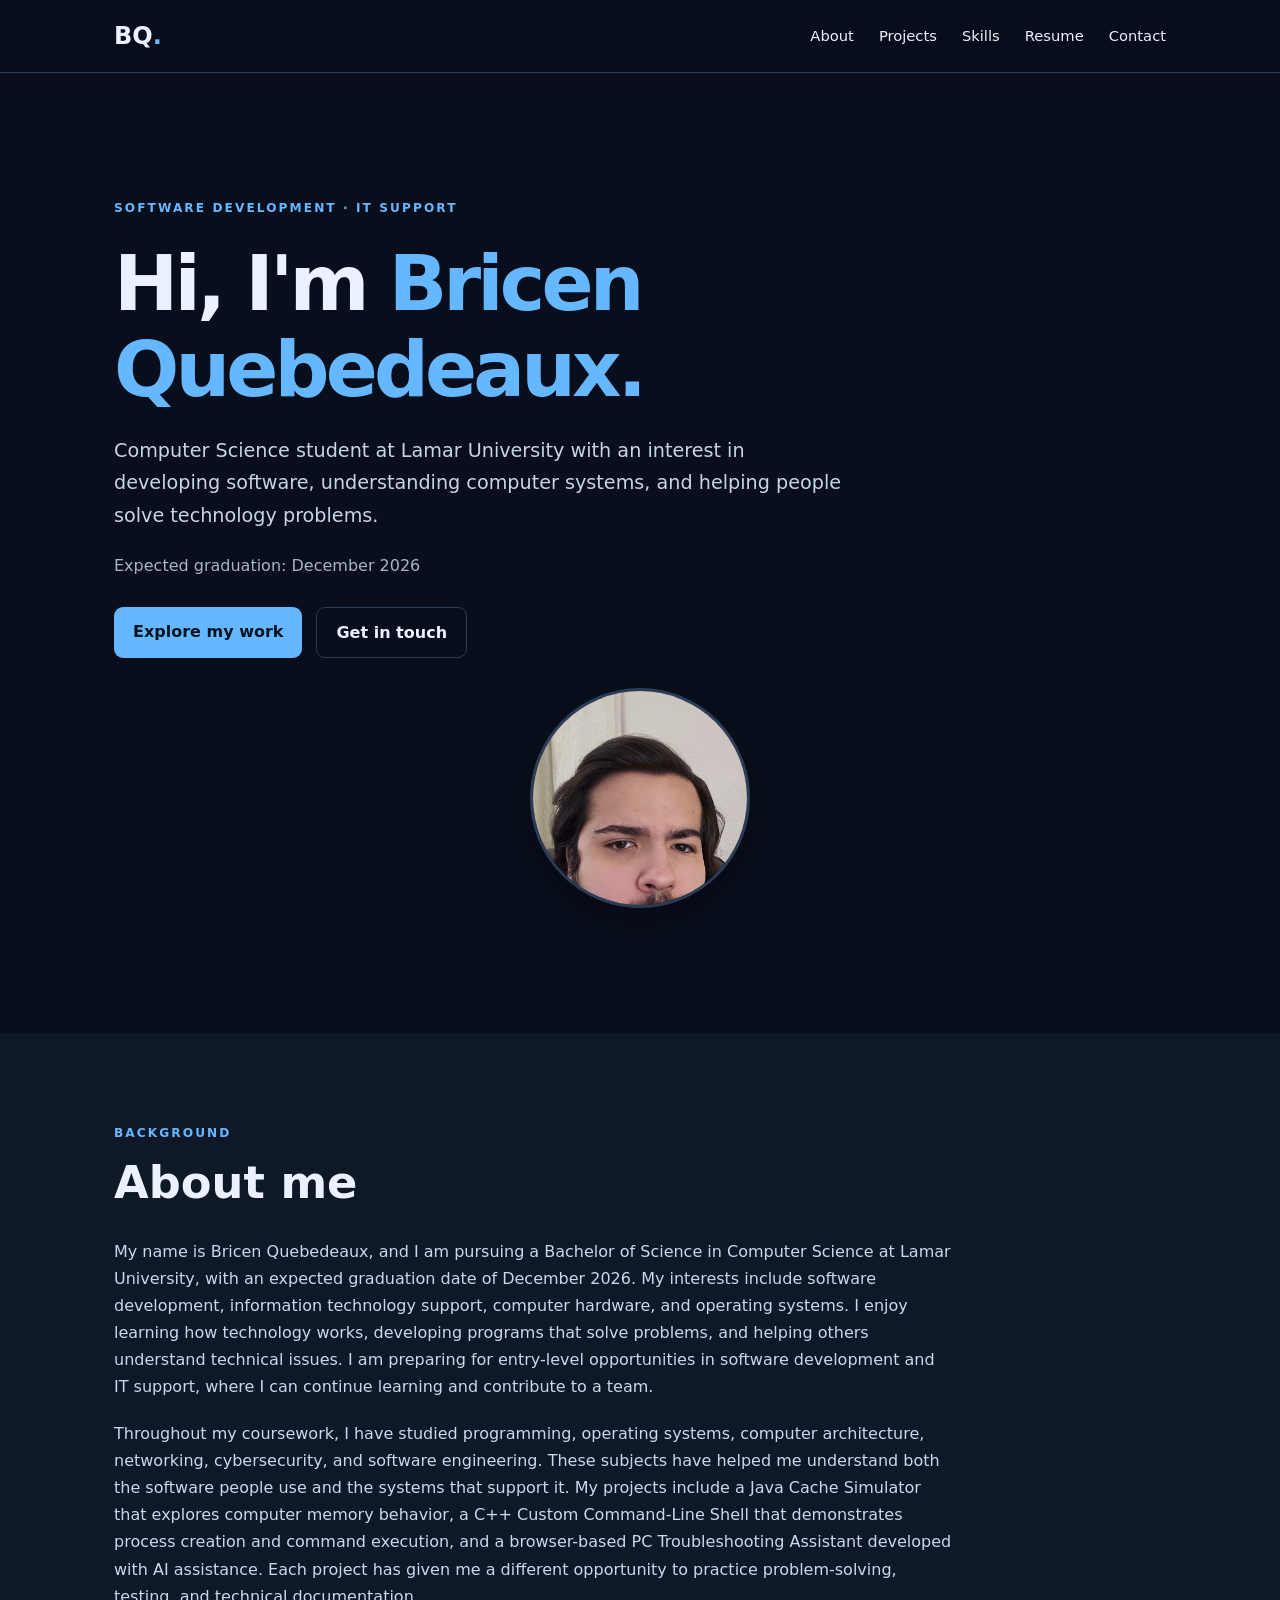
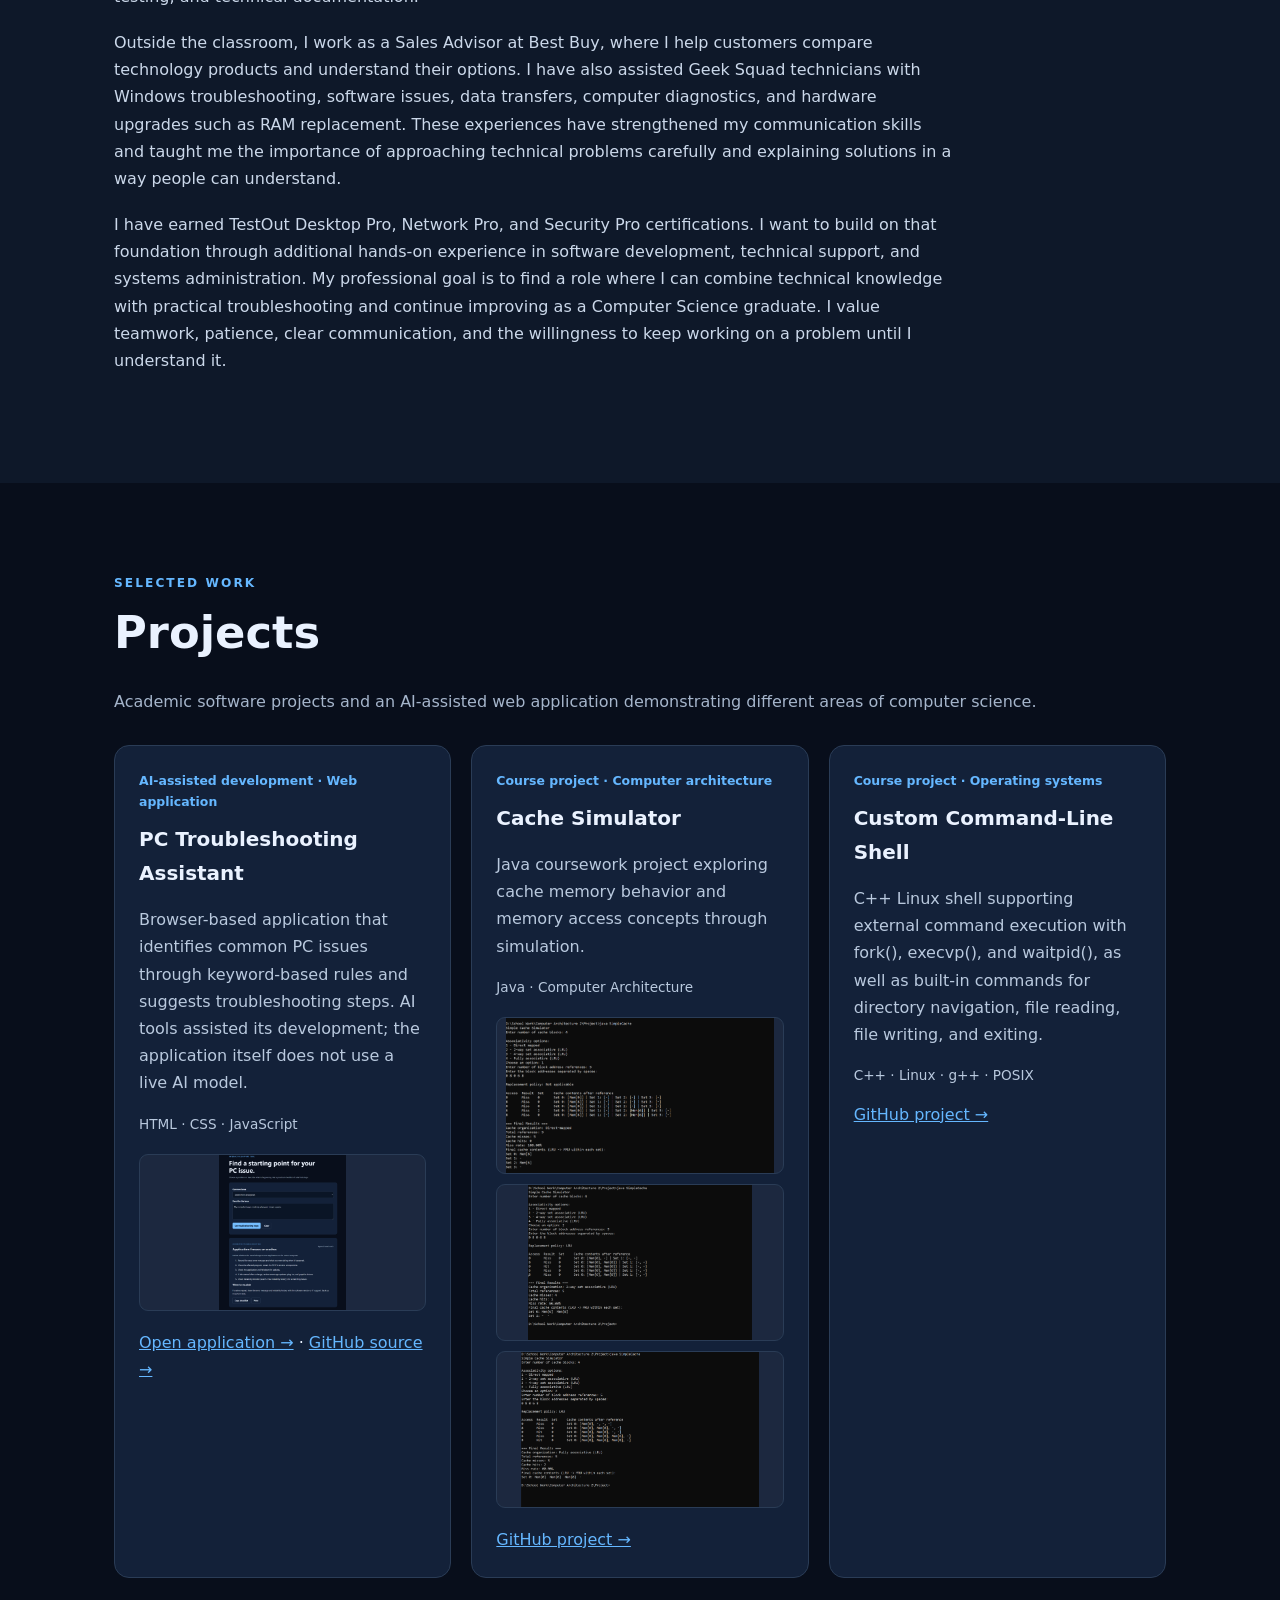
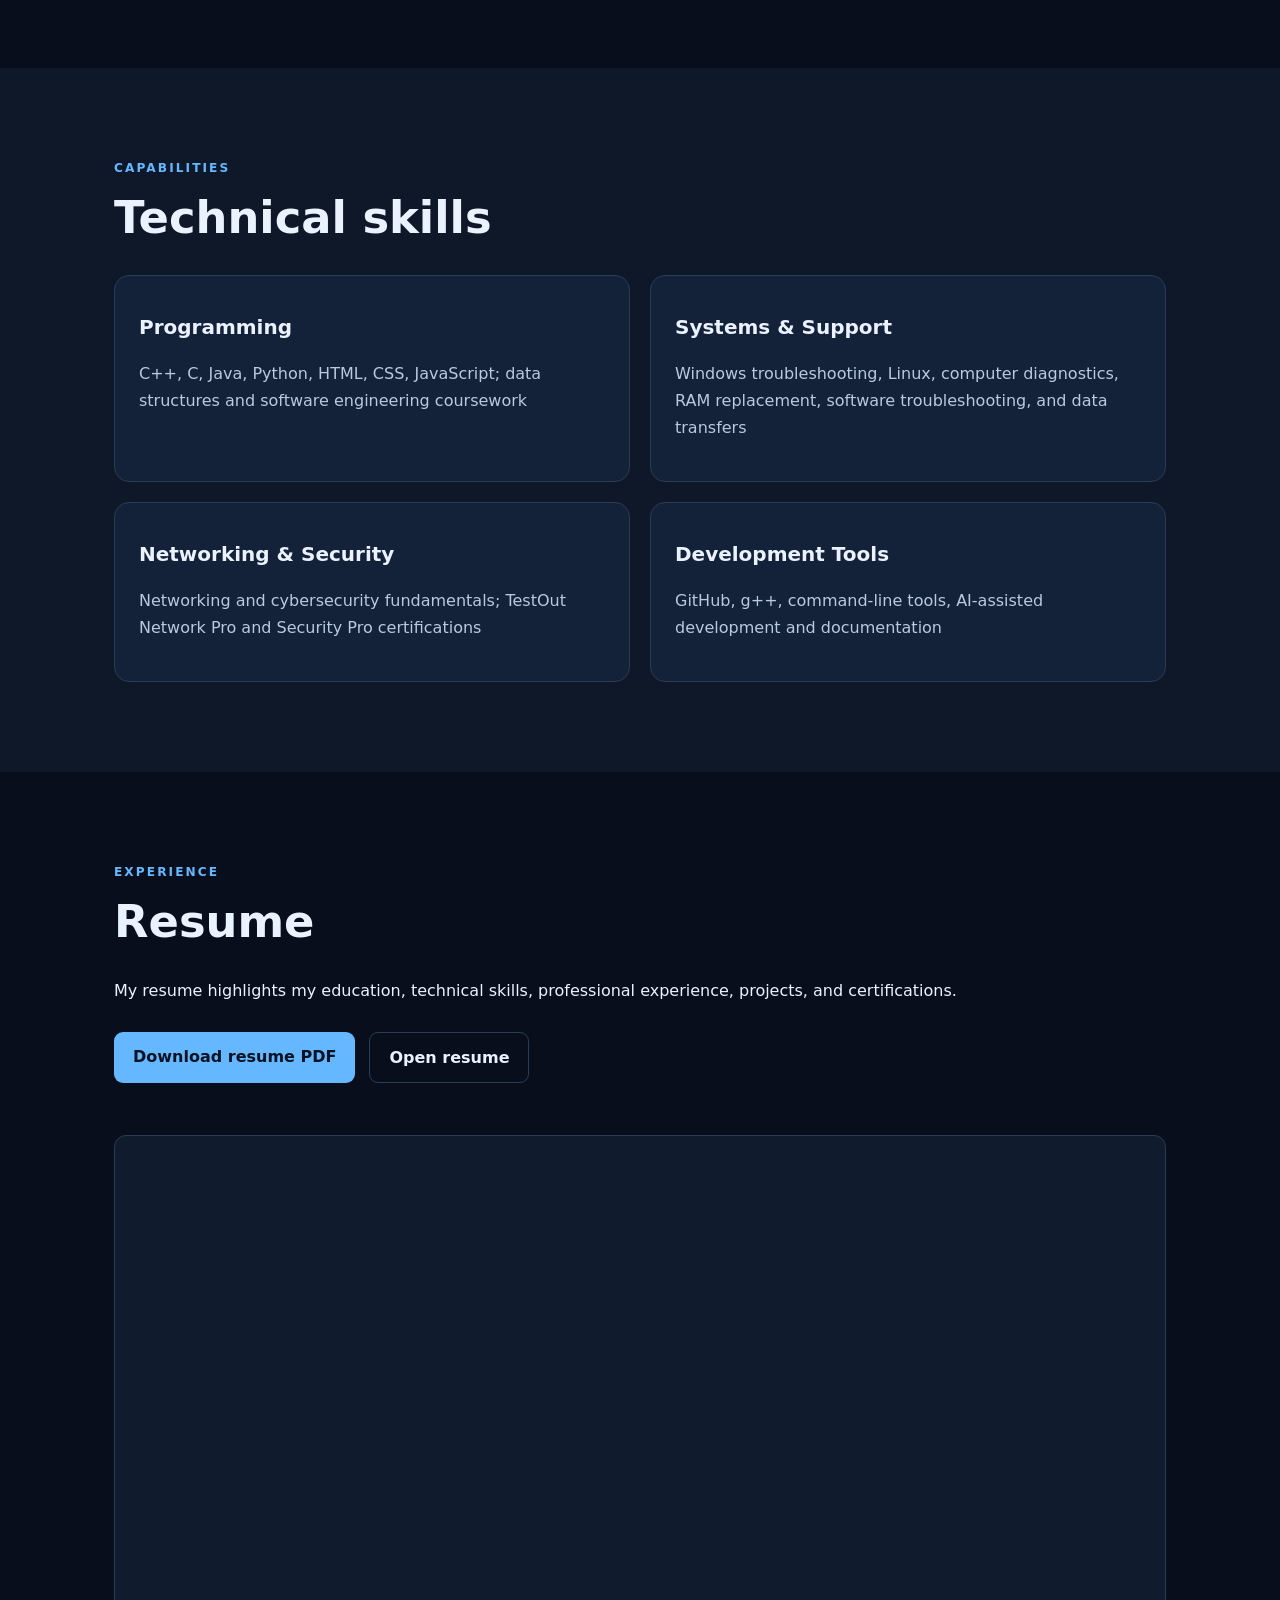
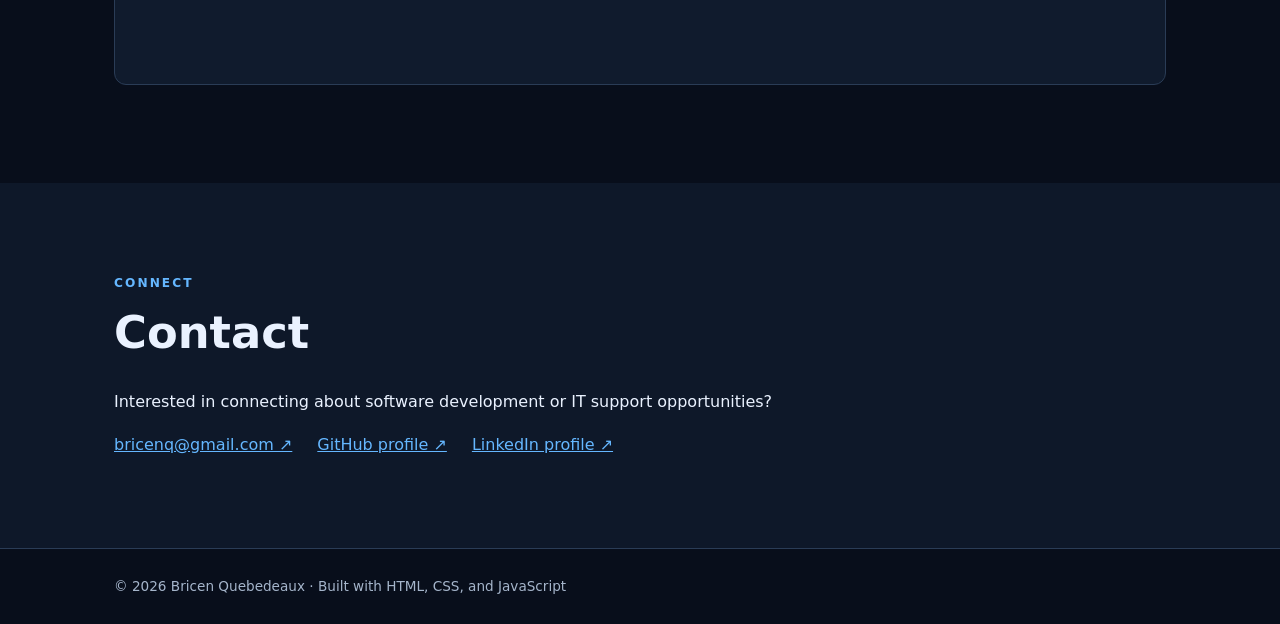
<file: index.html>
<!DOCTYPE html>
<!DOCTYPE html>

<html lang="en">
<head>
<meta charset="utf-8"/>
<meta content="width=device-width, initial-scale=1" name="viewport"/>
<meta content="Bricen Quebedeaux — Computer Science, software development, and IT support portfolio." name="description"/>
<title>Bricen Quebedeaux | Portfolio</title>
<link href="style.css" rel="stylesheet"/>
</head>
<body>
<header class="header">
<nav aria-label="Main navigation" class="nav container">
<a class="brand" href="#home">BQ<span>.</span></a>
<button aria-expanded="false" aria-label="Toggle navigation" class="menu">☰</button>
<div class="navlinks">
<a href="#about">About</a><a href="#projects">Projects</a><a href="#skills">Skills</a><a href="#resume">Resume</a><a href="#contact">Contact</a>
</div>
</nav>
</header>
<main>
<section class="hero container" id="home">
<div class="eyebrow">SOFTWARE DEVELOPMENT · IT SUPPORT</div>
<h1>Hi, I'm <span>Bricen Quebedeaux.</span></h1>
<p class="lead">Computer Science student at Lamar University with an interest in developing software, understanding computer systems, and helping people solve technology problems.</p>
<p class="muted">Expected graduation: December 2026</p>
<div class="actions"><a class="button" href="#projects">Explore my work</a><a class="button outline" href="#contact">Get in touch</a></div>
<img alt="Portrait of Bricen Quebedeaux" class="profile-photo" height="220" loading="eager" src="assets/profile.jpg" width="220"/>
</section>
<section class="section alt" id="about"><div class="container">
<div class="eyebrow">BACKGROUND</div><h2>About me</h2>
<div class="about">
<p>My name is Bricen Quebedeaux, and I am pursuing a Bachelor of Science in Computer Science at Lamar University, with an expected graduation date of December 2026. My interests include software development, information technology support, computer hardware, and operating systems. I enjoy learning how technology works, developing programs that solve problems, and helping others understand technical issues. I am preparing for entry-level opportunities in software development and IT support, where I can continue learning and contribute to a team.</p>
<p>Throughout my coursework, I have studied programming, operating systems, computer architecture, networking, cybersecurity, and software engineering. These subjects have helped me understand both the software people use and the systems that support it. My projects include a Java Cache Simulator that explores computer memory behavior, a C++ Custom Command-Line Shell that demonstrates process creation and command execution, and a browser-based PC Troubleshooting Assistant developed with AI assistance. Each project has given me a different opportunity to practice problem-solving, testing, and technical documentation.</p>
<p>Outside the classroom, I work as a Sales Advisor at Best Buy, where I help customers compare technology products and understand their options. I have also assisted Geek Squad technicians with Windows troubleshooting, software issues, data transfers, computer diagnostics, and hardware upgrades such as RAM replacement. These experiences have strengthened my communication skills and taught me the importance of approaching technical problems carefully and explaining solutions in a way people can understand.</p>
<p>I have earned TestOut Desktop Pro, Network Pro, and Security Pro certifications. I want to build on that foundation through additional hands-on experience in software development, technical support, and systems administration. My professional goal is to find a role where I can combine technical knowledge with practical troubleshooting and continue improving as a Computer Science graduate. I value teamwork, patience, clear communication, and the willingness to keep working on a problem until I understand it.</p>
</div>
</div></section>
<section class="section" id="projects"><div class="container">
<div class="eyebrow">SELECTED WORK</div><h2>Projects</h2>
<p class="muted">Academic software projects and an AI-assisted web application demonstrating different areas of computer science.</p>
<div class="cards">
<article class="card">
<div class="tag">AI-assisted development · Web application</div>
<h3>PC Troubleshooting Assistant</h3>
<p>Browser-based application that identifies common PC issues through keyword-based rules and suggests troubleshooting steps. AI tools assisted its development; the application itself does not use a live AI model.</p>
<p class="tech">HTML · CSS · JavaScript</p><div class="project-gallery"><a aria-label="View full-size PC Troubleshooting Assistant application screenshot" href="screenshots/troubleshootingSS.PNG" rel="noopener noreferrer" target="_blank"><img alt="PC Troubleshooting Assistant application screenshot" class="project-screenshot" loading="lazy" src="screenshots/troubleshootingSS.PNG"/></a></div>

<a href="projects/pc-troubleshooting-assistant/">Open application →</a> · <a href="https://github.com/bricenq-art/github-portfolio/tree/main/projects/pc-troubleshooting-assistant" rel="noopener noreferrer" target="_blank">GitHub source →</a>
</article>
<article class="card">
<div class="tag">Course project · Computer architecture</div>
<h3>Cache Simulator</h3>
<p>Java coursework project exploring cache memory behavior and memory access concepts through simulation.</p>
<p class="tech">Java · Computer Architecture</p><div class="project-gallery"><a aria-label="View full-size Cache simulator direct-mapped cache screenshot" href="screenshots/DirectMapped.PNG" rel="noopener noreferrer" target="_blank"><img alt="Cache simulator direct-mapped cache screenshot" class="project-screenshot" loading="lazy" src="screenshots/DirectMapped.PNG"/></a><a aria-label="View full-size Cache simulator two-way associative cache screenshot" href="screenshots/2Way.PNG" rel="noopener noreferrer" target="_blank"><img alt="Cache simulator two-way associative cache screenshot" class="project-screenshot" loading="lazy" src="screenshots/2Way.PNG"/></a><a aria-label="View full-size Cache simulator fully associative cache screenshot" href="screenshots/FullyAssociative.PNG" rel="noopener noreferrer" target="_blank"><img alt="Cache simulator fully associative cache screenshot" class="project-screenshot" loading="lazy" src="screenshots/FullyAssociative.PNG"/></a></div>

<a href="https://github.com/bricenq-art/github-portfolio/tree/main/projects/cache-simulator" rel="noopener noreferrer" target="_blank">GitHub project →</a>
</article>
<article class="card">
<div class="tag">Course project · Operating systems</div>
<h3>Custom Command-Line Shell</h3>
<p>C++ Linux shell supporting external command execution with fork(), execvp(), and waitpid(), as well as built-in commands for directory navigation, file reading, file writing, and exiting.</p>
<p class="tech">C++ · Linux · g++ · POSIX</p>

<a href="https://github.com/bricenq-art/github-portfolio/tree/main/projects/custom-shell" rel="noopener noreferrer" target="_blank">GitHub project →</a>
</article>
</div>
</div></section>
<section class="section alt" id="skills"><div class="container">
<div class="eyebrow">CAPABILITIES</div><h2>Technical skills</h2>
<div class="cards skills">
<article class="card"><h3>Programming</h3><p>C++, C, Java, Python, HTML, CSS, JavaScript; data structures and software engineering coursework</p></article>
<article class="card"><h3>Systems &amp; Support</h3><p>Windows troubleshooting, Linux, computer diagnostics, RAM replacement, software troubleshooting, and data transfers</p></article>
<article class="card"><h3>Networking &amp; Security</h3><p>Networking and cybersecurity fundamentals; TestOut Network Pro and Security Pro certifications</p></article>
<article class="card"><h3>Development Tools</h3><p>GitHub, g++, command-line tools, AI-assisted development and documentation</p></article>
</div>
</div></section>
<section class="section" id="resume"><div class="container">
<div class="eyebrow">EXPERIENCE</div><h2>Resume</h2>
<p>My resume highlights my education, technical skills, professional experience, projects, and certifications.</p>
<div class="actions">
<a class="button" download="" href="Bricen_Quebedeaux_Portfolio_Resume.pdf">Download resume PDF</a>
<a class="button outline" href="Bricen_Quebedeaux_Portfolio_Resume.pdf" rel="noopener noreferrer" target="_blank">Open resume</a>
</div>
<iframe class="resume-frame" src="Bricen_Quebedeaux_Portfolio_Resume.pdf" title="Embedded resume preview"></iframe>
</div></section>
<section class="section alt" id="contact"><div class="container">
<div class="eyebrow">CONNECT</div><h2>Contact</h2>
<p>Interested in connecting about software development or IT support opportunities?</p>
<div class="contact-links">
<a href="mailto:bricenq@gmail.com">bricenq@gmail.com ↗</a>
<a href="https://github.com/bricenq-art" rel="noopener noreferrer" target="_blank">GitHub profile ↗</a>
<a href="https://www.linkedin.com/in/bricen-quebedeaux-039b7333b" rel="noopener noreferrer" target="_blank">LinkedIn profile ↗</a>
</div>
</div></section>
</main>
<footer><div class="container">© <span id="year"></span> Bricen Quebedeaux · Built with HTML, CSS, and JavaScript</div></footer>
<script src="script.js"></script>
</body>
</html>
</file>
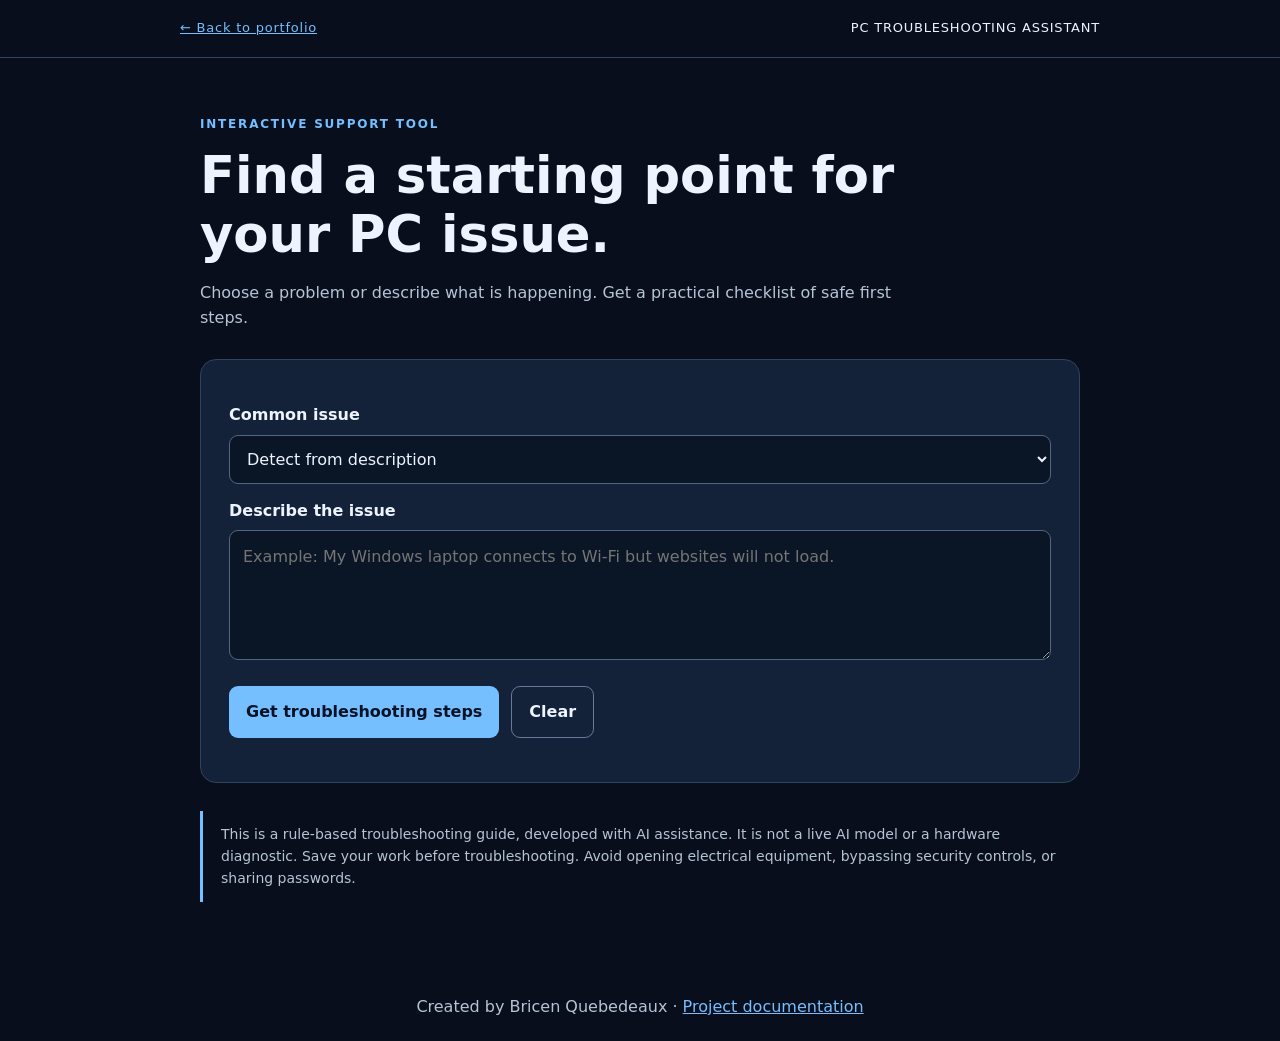
<file: projects/pc-troubleshooting-assistant/index.html>
<!doctype html><html lang="en"><head><meta charset="utf-8"><meta name="viewport" content="width=device-width,initial-scale=1"><title>PC Troubleshooting Assistant | Bricen Quebedeaux</title><link rel="stylesheet" href="app.css"></head><body><header><a href="../../index.html#projects">← Back to portfolio</a><span>PC TROUBLESHOOTING ASSISTANT</span></header><main><div class="intro"><p class="eyebrow">INTERACTIVE SUPPORT TOOL</p><h1>Find a starting point for your PC issue.</h1><p>Choose a problem or describe what is happening. Get a practical checklist of safe first steps.</p></div><section class="panel"><label for="category">Common issue</label><select id="category"><option value="auto">Detect from description</option><option value="network">Internet or Wi-Fi</option><option value="slow">Slow computer</option><option value="crash">App crashes or freezes</option><option value="display">Black screen or display</option><option value="audio">No sound</option><option value="storage">Low storage</option></select><label for="description">Describe the issue</label><textarea id="description" rows="4" maxlength="600" placeholder="Example: My Windows laptop connects to Wi-Fi but websites will not load."></textarea><div class="actions"><button id="analyze">Get troubleshooting steps</button><button id="reset" class="secondary">Clear</button></div><p id="status" role="status" aria-live="polite"></p></section><section id="results" class="panel" hidden aria-live="polite"><div class="resulthead"><div><p class="eyebrow">SUGGESTED TROUBLESHOOTING</p><h2 id="result-title"></h2></div><span id="confidence"></span></div><p id="result-intro"></p><ol id="steps"></ol><h3>When to escalate</h3><p id="escalate"></p><div class="actions"><button id="copy" class="secondary">Copy checklist</button><button id="print" class="secondary">Print</button></div></section><aside class="disclaimer">This is a rule-based troubleshooting guide, developed with AI assistance. It is not a live AI model or a hardware diagnostic. Save your work before troubleshooting. Avoid opening electrical equipment, bypassing security controls, or sharing passwords.</aside></main><footer>Created by Bricen Quebedeaux · <a href="README.md">Project documentation</a></footer><script src="app.js"></script></body></html>
</file>
<file: style.css>
:root{color-scheme:dark;--bg:#080e1b;--alt:#0e1829;--card:#132139;--text:#eaf2ff;--muted:#a5b5cb;--accent:#65b7ff;--border:#2a3c56}*{box-sizing:border-box}html{scroll-behavior:smooth}body{margin:0;font:16px/1.7 system-ui,-apple-system,Segoe UI,sans-serif;background:var(--bg);color:var(--text)}a{color:var(--accent)}.container{max-width:1100px;margin:auto;padding:0 24px}.header{position:sticky;top:0;background:#080e1bf2;border-bottom:1px solid var(--border);z-index:5;backdrop-filter:blur(12px)}.nav{min-height:72px;display:flex;align-items:center;justify-content:space-between}.brand{font-size:1.5rem;font-weight:850;color:var(--text);text-decoration:none}.brand span,h1 span{color:var(--accent)}.navlinks{display:flex;gap:25px}.navlinks a{text-decoration:none;color:var(--text);font-size:.92rem}.navlinks a:hover{color:var(--accent)}.menu{display:none;background:none;border:1px solid var(--border);color:var(--text);border-radius:7px;padding:7px 12px}.hero{padding-top:125px;padding-bottom:125px}.eyebrow{font-size:.76rem;font-weight:750;letter-spacing:.17em;color:var(--accent);text-transform:uppercase}h1{font-size:clamp(2.6rem,6vw,5rem);line-height:1.12;letter-spacing:-.05em;max-width:880px;margin:22px 0}h2{font-size:clamp(2rem,4vw,2.8rem);line-height:1.2;margin:12px 0 28px}h3{font-size:1.25rem;margin:10px 0}.lead{font-size:1.2rem;max-width:730px;color:#c6d5e9}.muted{color:var(--muted)}.small{font-size:.9rem}.actions{display:flex;flex-wrap:wrap;gap:14px;margin:28px 0}.button{display:inline-block;background:var(--accent);color:#071322;padding:11px 19px;border-radius:9px;text-decoration:none;font-weight:750}.button.outline{background:transparent;color:var(--text);border:1px solid var(--border)}.section{padding:90px 0;scroll-margin-top:70px}.alt{background:var(--alt)}.about{max-width:840px;color:#cbd8ea}.about p{margin:0 0 19px}.cards{display:grid;grid-template-columns:repeat(3,minmax(0,1fr));gap:20px;margin-top:30px}.card{background:var(--card);border:1px solid var(--border);border-radius:15px;padding:24px}.card p{color:#b9c9de}.tag{font-size:.78rem;color:var(--accent);font-weight:700}.tech{font-size:.85rem}.placeholder{background:#0b1425;border:1px dashed #45617f;border-radius:8px;text-align:center;padding:35px 12px;margin:20px 0;color:var(--muted);font-size:.9rem}.skills{grid-template-columns:repeat(2,minmax(0,1fr))}.notice{margin-top:25px;border-left:3px solid #d6a455;background:#1e2130;padding:15px 18px;color:#e6d3b2;max-width:750px;font-size:.9rem}.resume-frame{width:100%;height:550px;margin-top:24px;border:1px solid var(--border);border-radius:12px;background:#101b2d}.contact-links{display:flex;flex-wrap:wrap;gap:25px}footer{padding:26px 0;color:var(--muted);border-top:1px solid var(--border);font-size:.85rem}@media(max-width:750px){.menu{display:block}.navlinks{display:none;position:absolute;top:72px;left:0;right:0;padding:18px 24px;background:var(--alt);border-bottom:1px solid var(--border);flex-direction:column}.navlinks.open{display:flex}.cards,.skills{grid-template-columns:1fr}.hero{padding-top:80px;padding-bottom:85px}.section{padding:65px 0}.contact-links{flex-direction:column;gap:12px}}
/* Profile photograph */
.profile-photo {
  display: block;
  width: 220px;
  height: 220px;
  object-fit: cover;
  object-position: center 35%;
  border-radius: 50%;
  margin: 30px auto 0;
  border: 3px solid var(--border);
  box-shadow: 0 12px 30px rgba(0, 0, 0, .25);
}
@media (max-width: 480px) {
  .profile-photo { width: 180px; height: 180px; }
}

/* Project screenshots */
.project-gallery {
  display: grid;
  grid-template-columns: repeat(auto-fit, minmax(min(100%, 155px), 1fr));
  gap: 10px;
  margin: 18px 0;
}
.project-gallery a { display: block; overflow: hidden; border-radius: 9px; border: 1px solid var(--border); }
.project-screenshot { display: block; width: 100%; height: 155px; object-fit: contain; background: rgba(127,127,127,.08); }
.project-gallery a:hover { outline: 2px solid currentColor; outline-offset: 2px; }
</file>
<file: projects/pc-troubleshooting-assistant/app.css>
:root{color-scheme:dark;--bg:#080e1b;--card:#132139;--line:#30445e;--text:#edf4ff;--muted:#b6c4d6;--accent:#75beff}*{box-sizing:border-box}body{margin:0;background:var(--bg);color:var(--text);font:16px/1.6 system-ui,Segoe UI,sans-serif}header{display:flex;justify-content:space-between;gap:16px;padding:18px max(20px,calc((100vw - 920px)/2));border-bottom:1px solid var(--line);font-size:13px;letter-spacing:.06em}a{color:var(--accent)}main{max-width:920px;margin:auto;padding:45px 20px 70px}.intro{max-width:740px}.eyebrow{font-size:12px;letter-spacing:.15em;color:var(--accent);font-weight:750}h1{font-size:clamp(2rem,5vw,3.2rem);line-height:1.15;margin:12px 0}h2{margin:0;font-size:1.6rem}.intro>p:last-child,.disclaimer,#result-intro{color:var(--muted)}.panel{background:var(--card);border:1px solid var(--line);border-radius:16px;padding:28px;margin-top:28px}label{display:block;font-weight:700;margin:14px 0 7px}select,textarea{width:100%;background:#0a1526;color:var(--text);border:1px solid #536680;border-radius:9px;padding:13px;font:inherit}textarea{resize:vertical}.actions{display:flex;gap:12px;flex-wrap:wrap;margin-top:18px}button{background:var(--accent);color:#061326;border:0;border-radius:9px;padding:12px 17px;font:inherit;font-weight:750;cursor:pointer}button.secondary{background:transparent;color:var(--text);border:1px solid #657b99}button:hover{filter:brightness(1.12)}button:focus-visible,a:focus-visible,select:focus-visible,textarea:focus-visible{outline:3px solid #a6d8ff;outline-offset:3px}.resulthead{display:flex;justify-content:space-between;gap:20px;align-items:center}.resulthead span{color:var(--muted);font-size:13px}li{margin:12px 0;padding-left:6px}.disclaimer{border-left:3px solid var(--accent);padding:12px 18px;margin-top:28px;font-size:14px}footer{text-align:center;color:var(--muted);padding:22px}@media(max-width:600px){header{flex-direction:column}.panel{padding:18px}.resulthead{align-items:flex-start;flex-direction:column}}@media print{header,.actions,.disclaimer,footer,.intro,.panel:first-of-type{display:none!important}body{background:#fff;color:#000}.panel{border:0}main{padding:0}}
</file>
